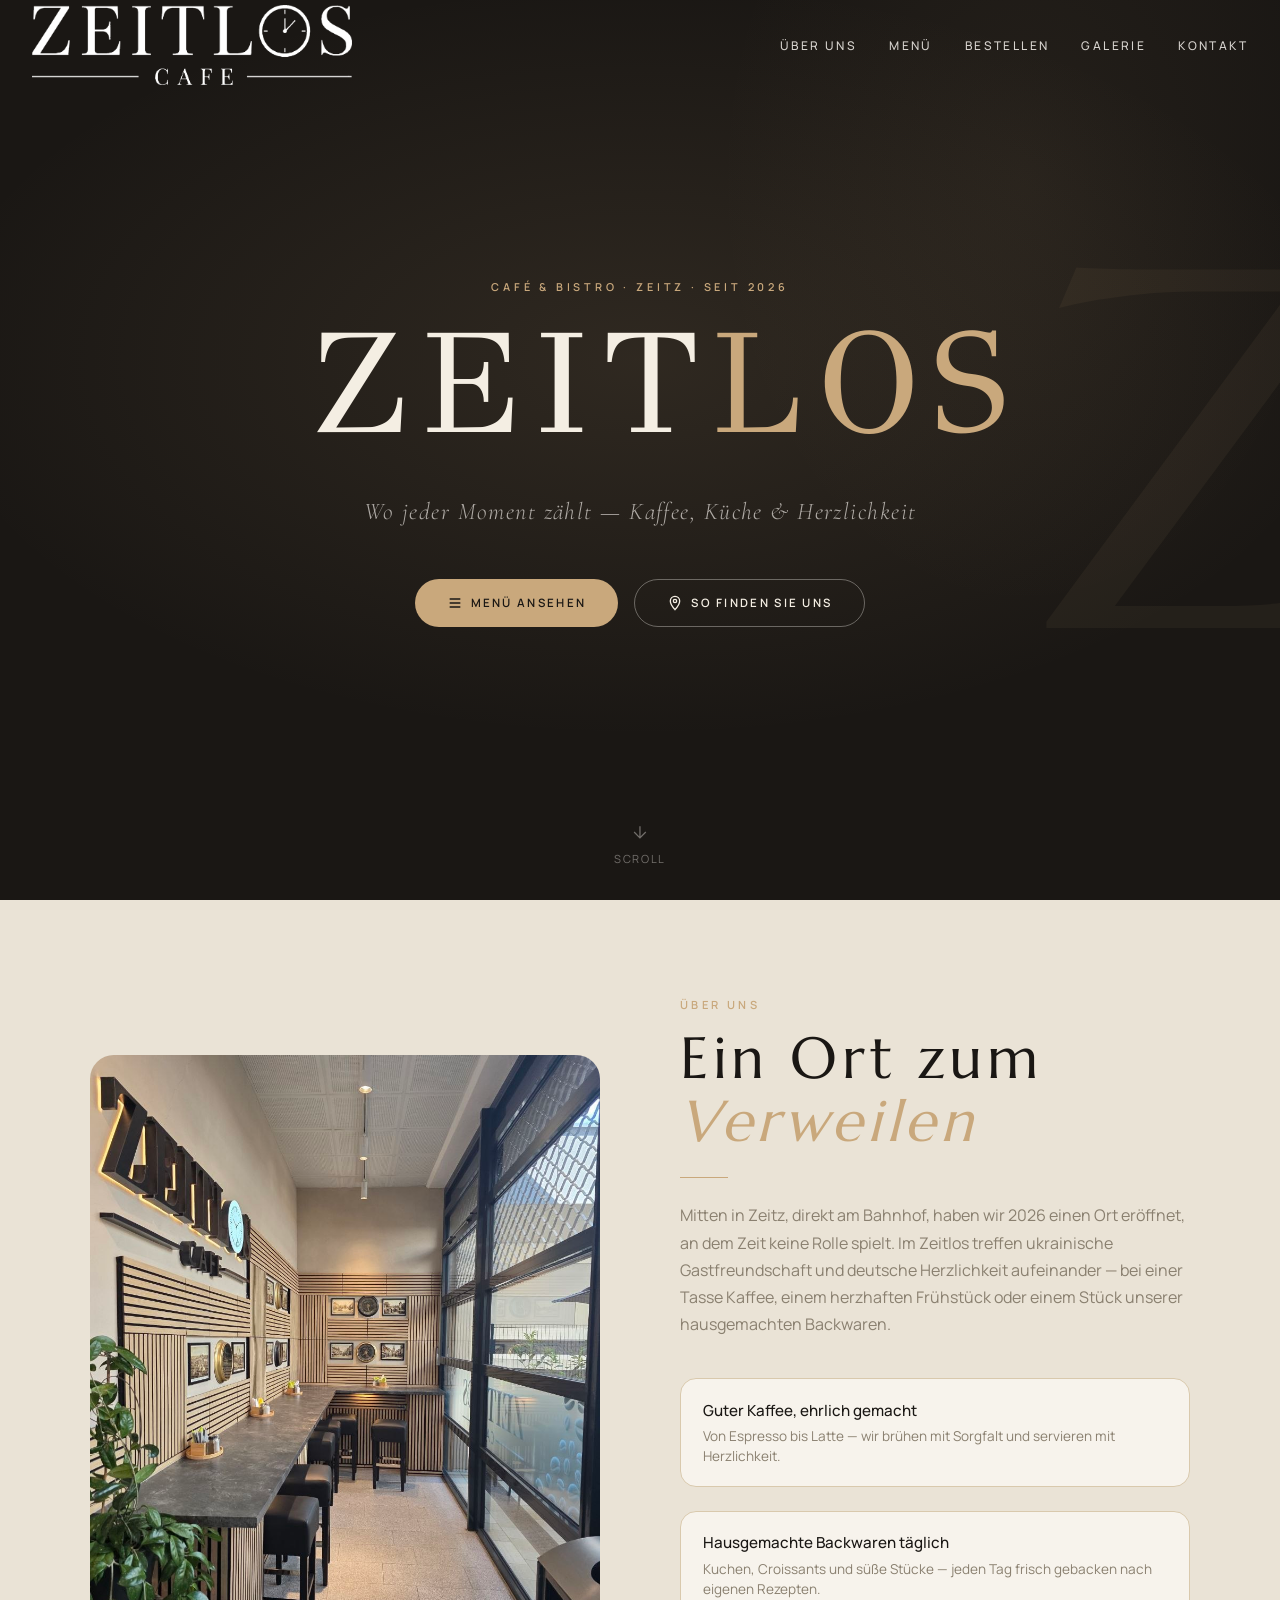
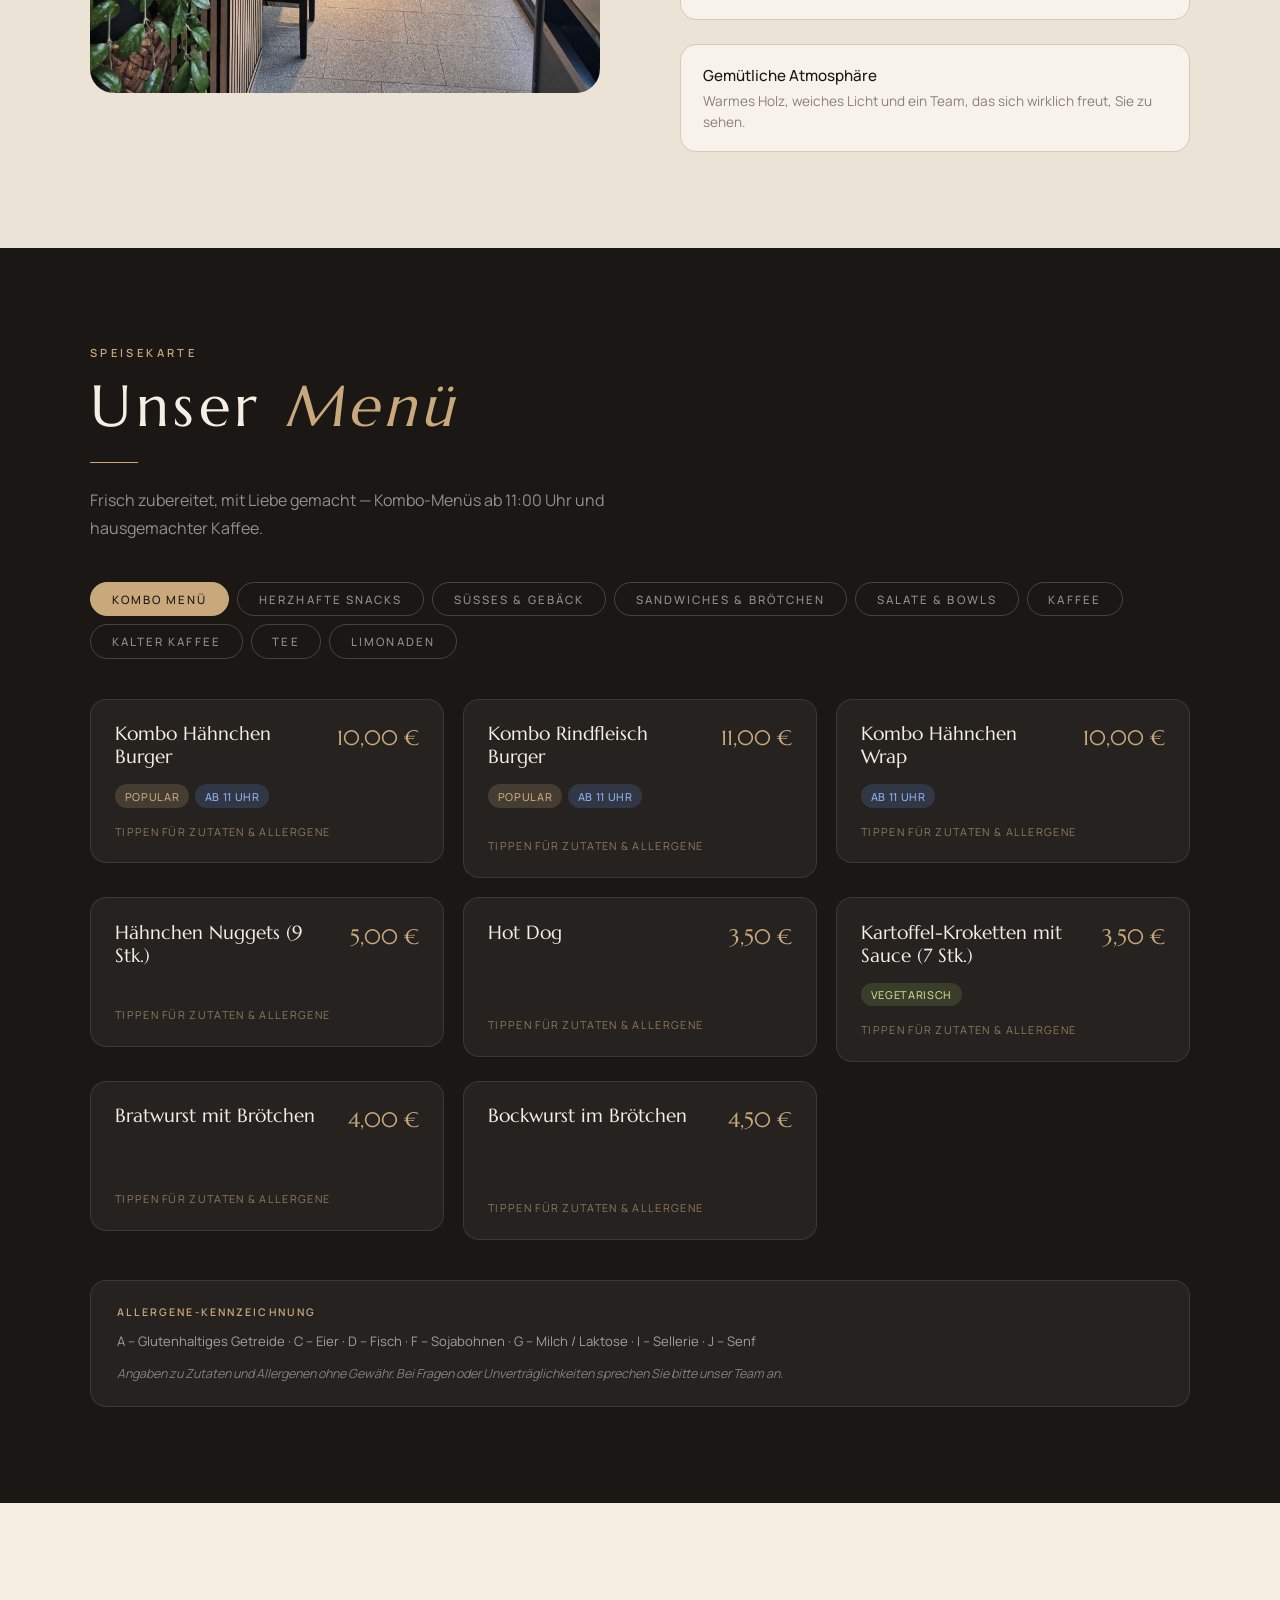
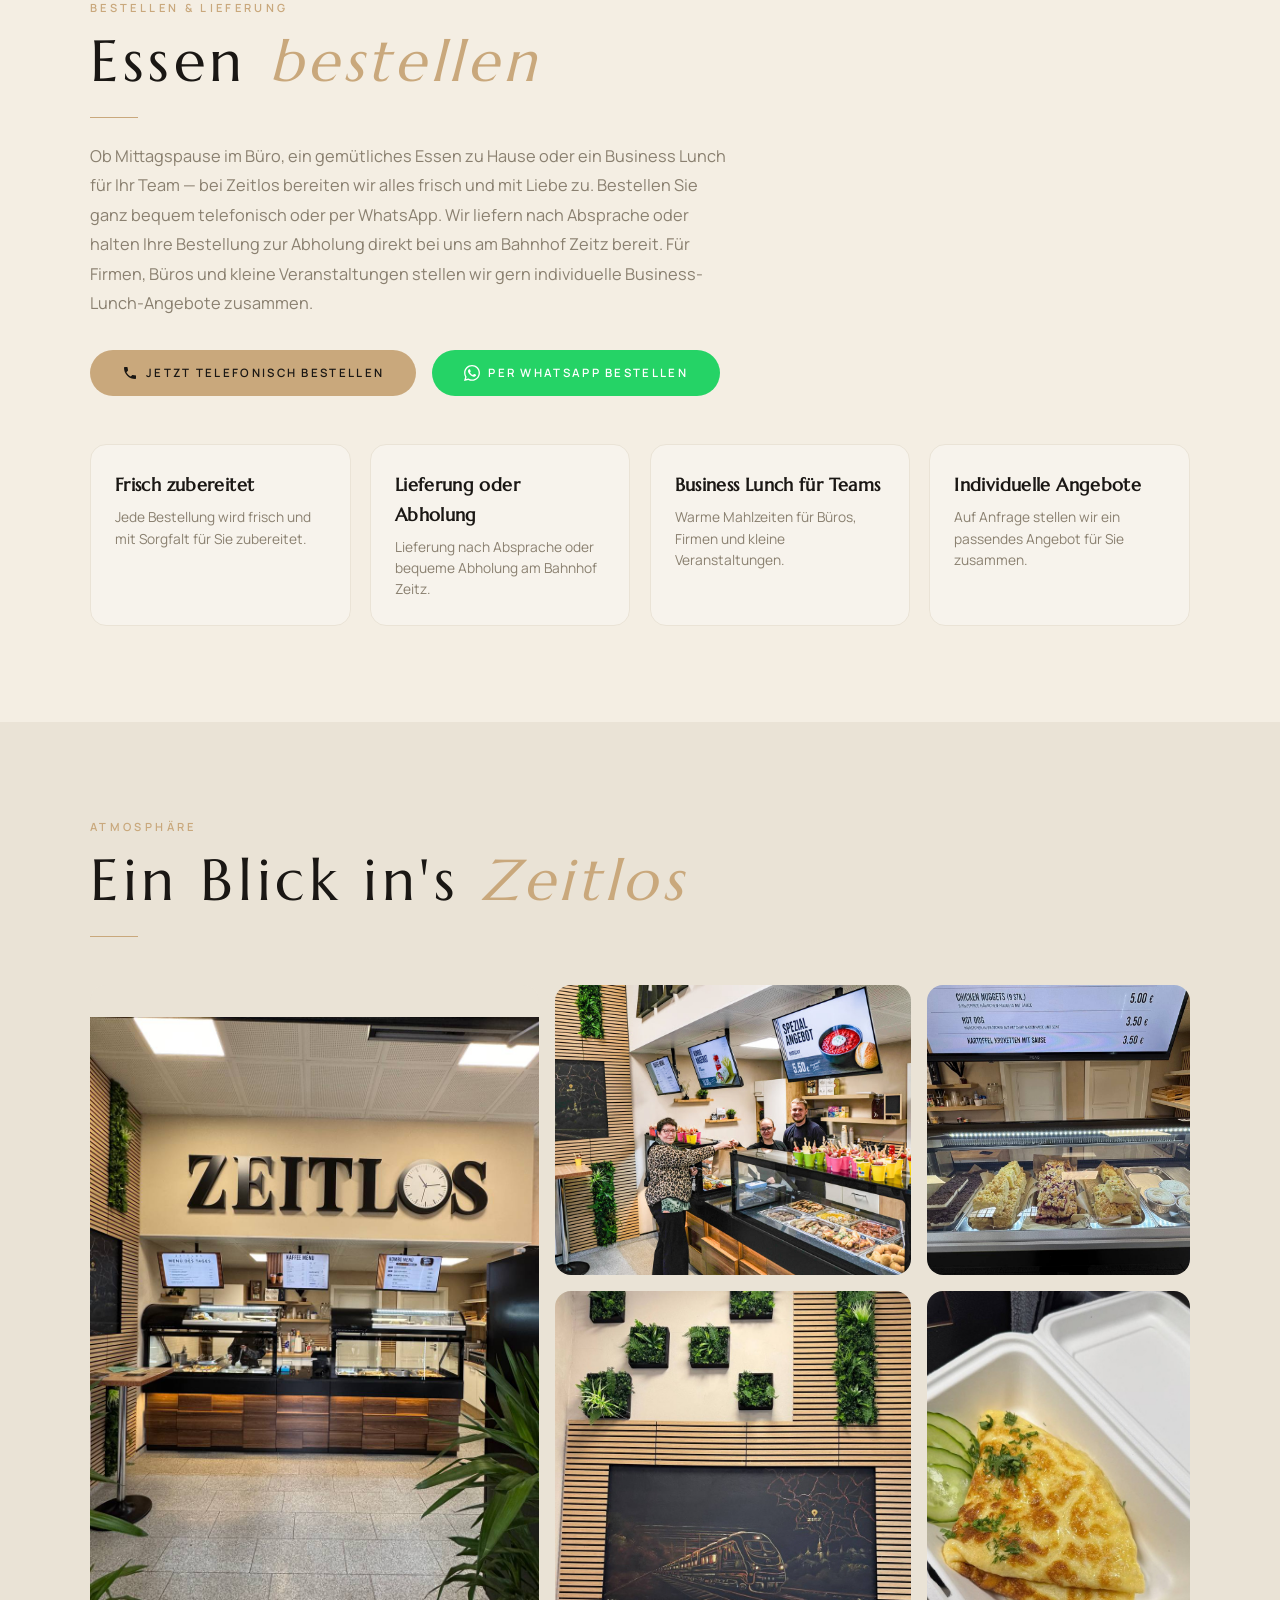
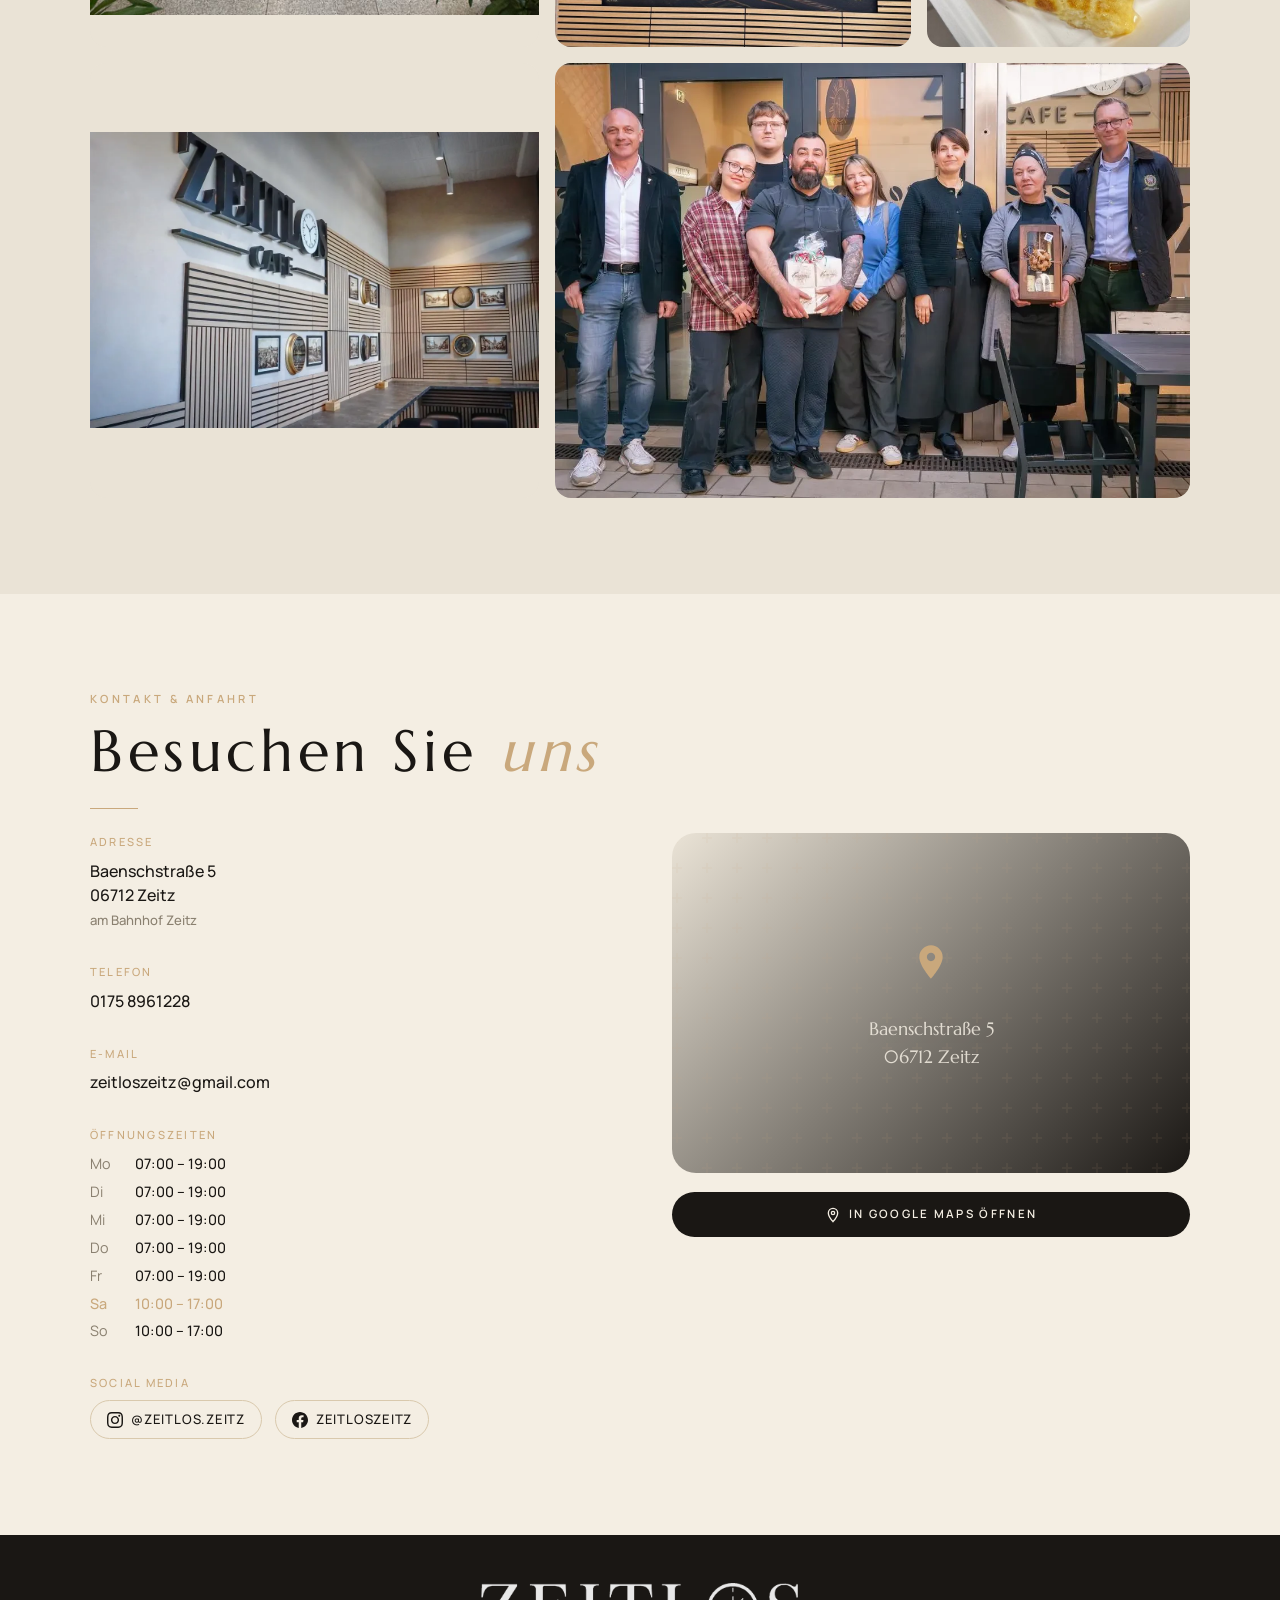
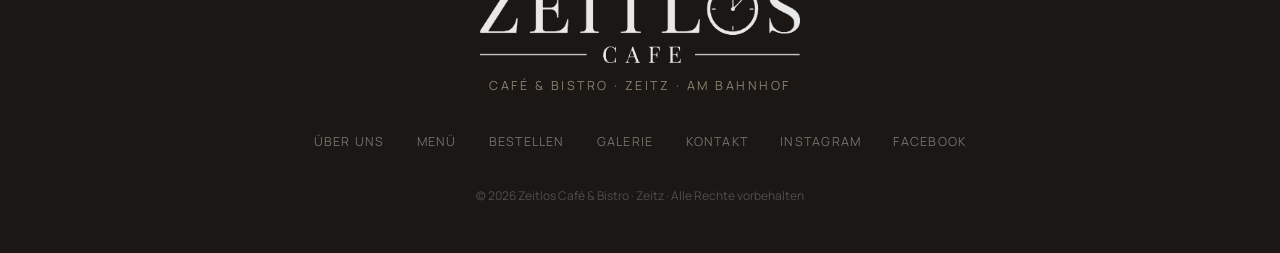
<file: index.html>
<!DOCTYPE html>
<html lang="de">
<head>

  <meta charset="UTF-8" />
  <meta name="viewport" content="width=device-width, initial-scale=1.0" />

  <!-- SEO -->
  <title>Zeitlos Café & Bistro in Zeitz – Frühstück, Backwaren & Kaffee</title>
  <meta name="description" content="Zeitlos – gemütliches Café & Bistro am Bahnhof Zeitz. Frisches Frühstück, hausgemachte Backwaren, Mittagstisch, Business Lunch & Lieferung. Seit 2026 für Sie da." />
  <meta name="keywords" content="Café Zeitz, Bistro Zeitz, Frühstück Zeitz, Bäckerei Zeitz, Backwaren Zeitz, Mittagstisch Zeitz, Business Lunch Zeitz, Kaffee Zeitz, Lieferservice Zeitz, Café am Bahnhof Zeitz, Zeitlos" />
  <meta name="robots" content="index, follow" />
  <link rel="canonical" href="https://zeitlos-zeitz.de/" />

  <!-- Open Graph -->
  <meta property="og:type" content="website" />
  <meta property="og:site_name" content="Zeitlos Café & Bistro" />
  <meta property="og:title" content="Zeitlos Café & Bistro in Zeitz" />
  <meta property="og:description" content="Gemütliches Café & Bistro am Bahnhof Zeitz. Frühstück, hausgemachte Backwaren, Mittagstisch, Business Lunch & Lieferung. Seit 2026." />
  <meta property="og:url" content="https://zeitlos-zeitz.de/" />
  <meta property="og:image" content="https://zeitlos-zeitz.de/images/interior2.jpg" />
  <meta property="og:locale" content="de_DE" />

  <!-- Twitter Card -->
  <meta name="twitter:card" content="summary_large_image" />
  <meta name="twitter:title" content="Zeitlos Café & Bistro in Zeitz" />
  <meta name="twitter:description" content="Frühstück, hausgemachte Backwaren, Mittagstisch & Kaffee – am Bahnhof Zeitz. Seit 2026." />
  <meta name="twitter:image" content="https://zeitlos-zeitz.de/images/interior2.jpg" />

  <!-- Favicon placeholder (замените на реальный файл favicon.ico) -->
  <link rel="icon" href="data:image/svg+xml,<svg xmlns='http://www.w3.org/2000/svg' viewBox='0 0 100 100'><text x='50' y='78' font-size='90' text-anchor='middle' font-family='Georgia,serif'>Z</text></svg>" />

  <!-- Шрифты Google Fonts (бесплатные) -->
  <link rel="preconnect" href="https://fonts.googleapis.com" />
  <link rel="preconnect" href="https://fonts.gstatic.com" crossorigin />
  <link href="https://fonts.googleapis.com/css2?family=GFS+Didot&family=Marcellus&family=Cormorant+Garamond:ital,wght@0,300;0,400;1,300;1,400&family=Bodoni+Moda:ital,opsz,wght@0,6..96,300;0,6..96,400;1,6..96,300&family=Manrope:wght@300;400;500;600&display=swap" rel="stylesheet" />
  <style>
    @font-face {
      font-family: 'Universal Antiqua';
      src: url('fonts/UniversalAntiqua.ttf') format('truetype');
      font-weight: 400;
      font-style: normal;
    }
    @font-face {
      font-family: 'Universal Antiqua';
      src: url('fonts/UniversalAntiqua-Bold.ttf') format('truetype');
      font-weight: 700;
      font-style: normal;
    }
  </style>

  <!-- JSON-LD LocalBusiness разметка -->
  <script type="application/ld+json">
  {
    "@context": "https://schema.org",
    "@type": "CafeOrCoffeeShop",
    "@id": "https://zeitlos-zeitz.de/#cafe",
    "name": "Zeitlos Café & Bistro",
    "description": "Gemütliches Café und Bistro am Bahnhof Zeitz mit frischem Frühstück, hausgemachten Backwaren, Mittagstisch, Business Lunch und Lieferung. Seit 2026.",
    "url": "https://zeitlos-zeitz.de",
    "telephone": "+491758961228",
    "email": "zeitloszeitz@gmail.com",
    "image": "https://zeitlos-zeitz.de/images/interior2.jpg",
    "logo": "https://zeitlos-zeitz.de/images/logo-dark.png",
    "priceRange": "€",
    "servesCuisine": ["Café", "Frühstück", "Backwaren", "Ukrainisch", "Deutsch"],
    "hasMenu": "https://zeitlos-zeitz.de/#menu",
    "areaServed": "Zeitz",
    "address": {
      "@type": "PostalAddress",
      "streetAddress": "Baenschstraße 5",
      "addressLocality": "Zeitz",
      "postalCode": "06712",
      "addressCountry": "DE"
    },
    "geo": {
      "@type": "GeoCoordinates",
      "latitude": 51.0483,
      "longitude": 12.1386
    },
    "openingHoursSpecification": [
      { "@type": "OpeningHoursSpecification", "dayOfWeek": ["Monday","Tuesday","Wednesday","Thursday","Friday"], "opens": "07:00", "closes": "19:00" },
      { "@type": "OpeningHoursSpecification", "dayOfWeek": ["Saturday","Sunday"], "opens": "10:00", "closes": "17:00" }
    ],
    "sameAs": ["https://www.instagram.com/zeitlos.zeitz", "https://www.facebook.com/zeitloszeitz"]
  }
  </script>

  <style>
    /* ============================================================
       ДИЗАЙН-ТОКЕНЫ — здесь меняйте цвета сайта
    ============================================================ */
    :root {
      --espresso:   #1A1714;   /* чёрные вывески, стулья */
      --milk:       #F4EEE3;   /* тёплый бежевый — стены кафе */
      --gold:       #C9A87C;   /* золото часов и акцентов */
      --wood:       #D9C9AD;   /* светлое дерево реек */
      --linen:      #EAE3D6;   /* чуть темнее бежевый */
      --warm-gray:  #8A8070;   /* вторичный текст */
      --card-bg:    #F7F3EC;   /* фон карточек */

      --font-display: 'Marcellus', 'Cormorant Garamond', Georgia, serif;
      --font-body:    'Manrope', system-ui, sans-serif;
      --font-serif:   'Cormorant Garamond', 'Bodoni Moda', Georgia, serif;

      --radius-sm:  8px;
      --radius-md:  16px;
      --radius-lg:  24px;

      --shadow-soft: 0 4px 24px rgba(26,23,20,0.08);
      --shadow-card: 0 2px 16px rgba(26,23,20,0.10);
      --shadow-hover: 0 8px 40px rgba(26,23,20,0.16);

      --transition: 0.3s cubic-bezier(0.25, 0.46, 0.45, 0.94);
    }

    /* ============================================================
       RESET & BASE
    ============================================================ */
    *, *::before, *::after { box-sizing: border-box; margin: 0; padding: 0; }

    html { scroll-behavior: smooth; font-size: 16px; }

    body {
      font-family: var(--font-body);
      background: var(--milk);
      color: var(--espresso);
      line-height: 1.6;
      overflow-x: hidden;
    }

    img { display: block; max-width: 100%; }

    a { color: inherit; text-decoration: none; }

    /* ============================================================
       НАВИГАЦИЯ
    ============================================================ */
    .nav {
      position: fixed;
      top: 0; left: 0; right: 0;
      z-index: 100;
      padding: 0 2rem;
      height: 90px;
      display: flex;
      align-items: center;
      justify-content: space-between;
      transition: background var(--transition), backdrop-filter var(--transition), box-shadow var(--transition);
    }

    /* Прокрутка над ТЁМНОЙ секцией — тёмная шапка */
    .nav.scrolled {
      background: rgba(26, 23, 20, 0.92);
      backdrop-filter: blur(12px);
      -webkit-backdrop-filter: blur(12px);
      box-shadow: 0 1px 0 rgba(26,23,20,0.3);
    }

    /* Прокрутка над СВЕТЛОЙ секцией — светлая шапка */
    .nav.scrolled.nav--light {
      background: rgba(247, 243, 238, 0.92);
      box-shadow: 0 1px 0 rgba(26,23,20,0.08);
    }

    .nav__logo {
      display: flex;
      align-items: center;
      gap: 0;
      transition: opacity var(--transition);
    }

.nav__logo img {
  height: 80px;
  width: auto;
  display: block;
}

    /* Переключение логотипов: светлый над тёмным фоном, тёмный над светлым.
       Селекторы с img.<class> перебивают правило .nav__logo img по специфичности */
    .nav__logo img.nav__logo-dark { display: none; }
    .nav--light .nav__logo img.nav__logo-light { display: none; }
    .nav--light .nav__logo img.nav__logo-dark { display: block; }


    .nav__logo svg {
      height: 38px;
      width: auto;
    }

    .nav.scrolled .nav__logo svg .logo-text { fill: var(--espresso); }
    .nav.scrolled .nav__logo svg .logo-clock { stroke: var(--espresso); fill: none; }
    .nav.scrolled .nav__logo svg .logo-subtext { fill: var(--espresso); }

    .nav__links {
      display: flex;
      gap: 2rem;
      list-style: none;
    }

    .nav__links a {
      font-family: 'Manrope', system-ui, sans-serif;
      font-size: 0.75rem;
      font-weight: 500;
      letter-spacing: 0.2em;
      text-transform: uppercase;
      color: rgba(247,243,238,0.85);
      transition: color var(--transition);
      position: relative;
    }

    .nav__links a::after {
      content: '';
      position: absolute;
      bottom: -3px; left: 0;
      width: 0; height: 1px;
      background: var(--gold);
      transition: width var(--transition);
    }

    .nav__links a:hover::after { width: 100%; }
    .nav__links a:hover { color: var(--gold); }

    .nav.scrolled .nav__links a { color: rgba(247,243,238,0.85); }
    .nav.scrolled .nav__links a:hover { color: var(--gold); }

    /* Светлая шапка — тёмные ссылки.
       Компаунд .nav.scrolled.nav--light перебивает .nav.scrolled (специфичность) */
    .nav--light .nav__links a,
    .nav.scrolled.nav--light .nav__links a { color: var(--wood); }
    .nav--light .nav__links a:hover,
    .nav.scrolled.nav--light .nav__links a:hover { color: var(--gold); }

    /* Бургер-кнопка для мобильных */
    .nav__burger {
      display: none;
      flex-direction: column;
      gap: 5px;
      cursor: pointer;
      padding: 4px;
      background: none;
      border: none;
    }

    .nav__burger span {
      display: block;
      width: 24px;
      height: 2px;
      background: var(--milk);
      transition: var(--transition);
      transform-origin: center;
    }

    .nav.scrolled .nav__burger span { background: var(--milk); }
    .nav--light .nav__burger span,
    .nav.scrolled.nav--light .nav__burger span { background: var(--espresso); }

    .nav__burger.open span:nth-child(1) { transform: translateY(7px) rotate(45deg); }
    .nav__burger.open span:nth-child(2) { opacity: 0; }
    .nav__burger.open span:nth-child(3) { transform: translateY(-7px) rotate(-45deg); }

    /* Мобильное меню */
    .nav__mobile {
      display: none;
      position: fixed;
      top: 90px; left: 0; right: 0;
      background: rgba(26, 23, 20, 0.97);
      backdrop-filter: blur(16px);
      padding: 1.5rem 2rem 2rem;
      list-style: none;
      flex-direction: column;
      gap: 1.2rem;
      z-index: 99;
      box-shadow: 0 8px 32px rgba(0,0,0,0.4);
    }

    .nav__mobile.open { display: flex; }
    .nav__mobile a {
      font-size: 1rem;
      font-weight: 500;
      letter-spacing: 0.06em;
      text-transform: uppercase;
      color: var(--milk);
      transition: color var(--transition);
    }
    .nav__mobile a:hover { color: var(--gold); }

    /* Светлая тема мобильного меню — синхронно с шапкой */
    .nav__mobile--light {
      background: rgba(247, 243, 238, 0.97);
      box-shadow: 0 8px 32px rgba(26,23,20,0.12);
    }
    .nav__mobile--light a { color: var(--wood); }
    .nav__mobile--light a:hover { color: var(--gold); }

    /* ============================================================
       HERO
    ============================================================ */
    .hero {
      position: relative;
      min-height: 100vh;
      display: flex;
      align-items: center;
      justify-content: center;
      text-align: center;
      overflow: hidden;
      background: var(--espresso);
    }

    /* Фоновый паттерн — гравюрный шум */
    .hero__bg {
      position: absolute;
      inset: 0;
      background:
        radial-gradient(ellipse 80% 60% at 50% 40%, rgba(201,168,124,0.12) 0%, transparent 70%),
        radial-gradient(ellipse 40% 80% at 80% 20%, rgba(201,168,124,0.06) 0%, transparent 60%);
    }

    /* Монограмма Z — фирменный элемент */
    .hero__monogram {
      position: absolute;
      right: -5%;
      top: 50%;
      transform: translateY(-50%);
      font-family: var(--font-display);
      font-size: clamp(20rem, 40vw, 40rem);
      font-weight: 300;
      color: rgba(201,168,124,0.06);
      line-height: 1;
      pointer-events: none;
      user-select: none;
      letter-spacing: -0.05em;
    }

    .hero__content {
      position: relative;
      z-index: 2;
      max-width: 720px;
      padding: 2rem;
    }

    .hero__eyebrow {
      font-family: 'Manrope', system-ui, sans-serif;
      font-size: 0.68rem;
      font-weight: 600;
      letter-spacing: 0.35em;
      text-transform: uppercase;
      color: var(--gold);
      margin-bottom: 1.5rem;
      display: inline-block;
    }

    .hero__title {
      font-family: 'GFS Didot', 'Cormorant Garamond', Georgia, serif;
      font-size: clamp(4rem, 12vw, 9rem);
      font-weight: 400;
      color: var(--milk);
      line-height: 0.9;
      letter-spacing: 0.09em;
      margin-bottom: 0.3em;
      text-transform: uppercase;
      font-style: normal;
    }

    .hero__title em {
      font-style: normal;
      color: var(--gold);
    }

    .hero__tagline {
      font-family: 'Cormorant Garamond', 'Bodoni Moda', Georgia, serif;
      font-size: clamp(1.1rem, 2.5vw, 1.5rem);
      font-style: italic;
      font-weight: 300;
      color: rgba(247,243,238,0.65);
      margin-bottom: 3rem;
      letter-spacing: 0.06em;
    }

    .hero__actions {
      display: flex;
      gap: 1rem;
      justify-content: center;
      flex-wrap: wrap;
    }

    /* ============================================================
       КНОПКИ
    ============================================================ */
    .btn {
      display: inline-flex;
      align-items: center;
      gap: 0.5rem;
      padding: 0.85rem 2rem;
      border-radius: 50px;
      font-family: 'Manrope', system-ui, sans-serif;
      font-size: 0.72rem;
      font-weight: 600;
      letter-spacing: 0.2em;
      text-transform: uppercase;
      cursor: pointer;
      border: none;
      transition: var(--transition);
    }

    .btn--primary {
      background: var(--gold);
      color: var(--espresso);
    }
    .btn--primary:hover {
      background: #D9BB93;
      transform: translateY(-2px);
      box-shadow: 0 8px 28px rgba(201,168,124,0.4);
    }

    .btn--outline {
      background: transparent;
      color: var(--milk);
      border: 1.5px solid rgba(247,243,238,0.35);
    }
    .btn--outline:hover {
      border-color: var(--gold);
      color: var(--gold);
      transform: translateY(-2px);
    }

    .btn--dark {
      background: var(--espresso);
      color: var(--milk);
    }
    .btn--dark:hover {
      background: var(--wood);
      transform: translateY(-2px);
      box-shadow: 0 8px 28px rgba(26,23,20,0.3);
    }

    /* Прокрутка вниз */
    .hero__scroll {
      position: absolute;
      bottom: 2rem;
      left: 50%;
      transform: translateX(-50%);
      display: flex;
      flex-direction: column;
      align-items: center;
      gap: 0.5rem;
      color: rgba(247,243,238,0.4);
      font-size: 0.7rem;
      letter-spacing: 0.15em;
      text-transform: uppercase;
      animation: scrollBounce 2s ease-in-out infinite;
    }

    .hero__scroll svg { width: 20px; height: 20px; }

    @keyframes scrollBounce {
      0%, 100% { transform: translateX(-50%) translateY(0); }
      50% { transform: translateX(-50%) translateY(6px); }
    }

    /* ============================================================
       ОБЩИЕ СЕКЦИИ
    ============================================================ */
    section { padding: 6rem 2rem; }

    .container { max-width: 1100px; margin: 0 auto; }

    .section-label {
      font-family: 'Manrope', system-ui, sans-serif;
      font-size: 0.7rem;
      font-weight: 600;
      letter-spacing: 0.3em;
      text-transform: uppercase;
      color: var(--gold);
      margin-bottom: 0.8rem;
      display: block;
    }

    .section-title {
      font-family: 'Marcellus', 'Cormorant Garamond', Georgia, serif;
      font-size: clamp(2.2rem, 5vw, 3.6rem);
      font-weight: 400;
      line-height: 1.1;
      color: var(--espresso);
      margin-bottom: 1rem;
      letter-spacing: 0.08em;
    }

    .section-title em { font-style: italic; color: var(--gold); }

    .section-subtitle {
      font-size: 1rem;
      color: var(--warm-gray);
      max-width: 520px;
      line-height: 1.7;
    }

    /* Разделитель */
    .divider {
      width: 48px;
      height: 1px;
      background: var(--gold);
      margin: 1.5rem 0;
    }

    /* ============================================================
       О НАС
    ============================================================ */
    .about { background: var(--linen); }

    .about__grid {
      display: grid;
      grid-template-columns: 1fr 1fr;
      gap: 5rem;
      align-items: center;
    }

    .about__image-area {
      position: relative;
    }

    .about__img-placeholder {
      /* Замените background на: background: url('ваше-фото.jpg') center/cover */
      background: linear-gradient(135deg, var(--wood) 0%, var(--gold) 100%);
      aspect-ratio: 4/5;
      border-radius: var(--radius-lg);
      overflow: hidden;
      position: relative;
    }

    .about__img-label {
      position: absolute;
      bottom: 1.5rem;
      left: 1.5rem;
      background: rgba(26,23,20,0.75);
      backdrop-filter: blur(8px);
      color: var(--milk);
      font-size: 0.78rem;
      letter-spacing: 0.1em;
      text-transform: uppercase;
      padding: 0.5rem 1rem;
      border-radius: 50px;
    }

    .about__float-badge {
      position: absolute;
      bottom: -1.5rem;
      right: -1.5rem;
      background: var(--espresso);
      color: var(--milk);
      width: 120px;
      height: 120px;
      border-radius: 50%;
      display: flex;
      flex-direction: column;
      align-items: center;
      justify-content: center;
      text-align: center;
      padding: 1rem;
      box-shadow: var(--shadow-soft);
    }

    .about__float-badge .badge-num {
      font-family: var(--font-display);
      font-size: 2rem;
      font-weight: 300;
      color: var(--gold);
      line-height: 1;
    }

    .about__float-badge .badge-text {
      font-size: 0.65rem;
      letter-spacing: 0.08em;
      text-transform: uppercase;
      color: var(--warm-gray);
      margin-top: 0.2rem;
    }

    .about__perks {
      display: grid;
      grid-template-columns: 1fr;
      gap: 1.5rem;
      margin-top: 2.5rem;
    }

    .perk {
      display: flex;
      gap: 1rem;
      align-items: flex-start;
      padding: 1.2rem 1.4rem;
      background: var(--card-bg);
      border-radius: var(--radius-md);
      transition: var(--transition);
      border: 1px solid var(--wood);
    }

    .perk:hover {
      background: #fff;
      border-color: var(--gold);
      box-shadow: var(--shadow-card);
      transform: translateX(4px);
    }

    .perk__icon {
      font-size: 1.4rem;
      flex-shrink: 0;
      margin-top: 0.1rem;
    }

    .perk__title {
      font-weight: 500;
      font-size: 0.95rem;
      color: var(--espresso);
      margin-bottom: 0.2rem;
    }

    .perk__desc {
      font-size: 0.85rem;
      color: var(--warm-gray);
      line-height: 1.5;
    }

    /* ============================================================
       МЕНЮ
       Чтобы добавить/изменить позиции: найдите нужную категорию
       в секции <section id="menu"> и редактируйте data-атрибуты
       карточек или текст напрямую.
    ============================================================ */
    .menu { background: var(--espresso); padding: 6rem 2rem; }

    .menu .section-title { color: var(--milk); }
    .menu .section-subtitle { color: rgba(247,243,238,0.55); }
    .menu .divider { background: var(--gold); }

    .menu__tabs {
      display: flex;
      gap: 0.5rem;
      flex-wrap: wrap;
      margin: 2.5rem 0;
    }

    .menu__tab {
      padding: 0.55rem 1.3rem;
      border-radius: 50px;
      font-family: 'Manrope', system-ui, sans-serif;
      font-size: 0.72rem;
      font-weight: 500;
      letter-spacing: 0.18em;
      text-transform: uppercase;
      cursor: pointer;
      border: 1.5px solid rgba(247,243,238,0.2);
      background: transparent;
      color: rgba(247,243,238,0.55);
      transition: var(--transition);
    }

    .menu__tab:hover,
    .menu__tab.active {
      background: var(--gold);
      border-color: var(--gold);
      color: var(--espresso);
    }

    .menu__panel { display: none; }
    .menu__panel.active { display: grid; }

    .menu__grid {
      grid-template-columns: repeat(auto-fill, minmax(290px, 1fr));
      gap: 1.2rem;
    }

    /* Карточка меню */
    .menu-card {
      background: rgba(247,243,238,0.05);
      border: 1px solid rgba(247,243,238,0.1);
      border-radius: var(--radius-md);
      padding: 1.4rem 1.5rem;
      transition: var(--transition);
      position: relative;
      overflow: hidden;
    }

    .menu-card::before {
      content: '';
      position: absolute;
      top: 0; left: 0;
      width: 3px;
      height: 0;
      background: var(--gold);
      transition: height var(--transition);
    }

    .menu-card:hover {
      background: rgba(247,243,238,0.09);
      border-color: rgba(201,168,124,0.3);
      transform: translateY(-3px);
      box-shadow: 0 8px 32px rgba(0,0,0,0.3);
    }

    .menu-card:hover::before { height: 100%; }

    .menu-card__header {
      display: flex;
      justify-content: space-between;
      align-items: flex-start;
      gap: 1rem;
      margin-bottom: 0.4rem;
    }

    .menu-card__name {
      font-family: var(--font-display);
      font-size: 1.2rem;
      font-weight: 400;
      color: var(--milk);
      line-height: 1.2;
    }

    .menu-card__price {
      font-family: var(--font-display);
      font-size: 1.3rem;
      font-weight: 300;
      color: var(--gold);
      white-space: nowrap;
      flex-shrink: 0;
    }

    .menu-card__desc {
      font-size: 0.82rem;
      color: rgba(247,243,238,0.5);
      line-height: 1.5;
      margin-bottom: 0.8rem;
    }

    .menu-card__tags {
      display: flex;
      gap: 0.4rem;
      flex-wrap: wrap;
    }

    .tag {
      font-size: 0.68rem;
      font-weight: 500;
      letter-spacing: 0.06em;
      text-transform: uppercase;
      padding: 0.2rem 0.6rem;
      border-radius: 50px;
    }

    .tag--popular { background: rgba(201,168,124,0.2); color: var(--gold); }
    .tag--vegan   { background: rgba(100,180,100,0.2); color: #8DC87A; }
    .tag--veggie  { background: rgba(150,180,90,0.18); color: #C2D88A; }
    .tag--spicy   { background: rgba(220,80,60,0.2);  color: #E8937A; }
    .tag--new     { background: rgba(100,140,220,0.2); color: #90B4F0; }

    /* ── Flip-карточки меню (клик → состав и аллергены) ──── */
    .flip-card {
      perspective: 1200px;
      cursor: pointer;
      min-height: 150px;
    }

    .flip-card__inner {
      display: grid;
      min-height: 150px;
      transition: transform 0.6s cubic-bezier(0.25, 0.46, 0.45, 0.94);
      transform-style: preserve-3d;
    }

    .flip-card.flipped .flip-card__inner { transform: rotateY(180deg); }

    .flip-card__front,
    .flip-card__back {
      grid-area: 1 / 1;
      -webkit-backface-visibility: hidden;
      backface-visibility: hidden;
      border-radius: var(--radius-md);
      padding: 1.4rem 1.5rem;
      display: flex;
      flex-direction: column;
      background: rgba(247,243,238,0.05);
      border: 1px solid rgba(247,243,238,0.1);
      transition: border-color var(--transition), background var(--transition);
    }

    .flip-card:hover .flip-card__front {
      background: rgba(247,243,238,0.09);
      border-color: rgba(201,168,124,0.3);
    }

    .flip-card__back {
      transform: rotateY(180deg);
      background: rgba(201,168,124,0.12);
      border-color: rgba(201,168,124,0.3);
    }

    .flip-card__hint {
      margin-top: auto;
      padding-top: 0.9rem;
      font-family: 'Manrope', system-ui, sans-serif;
      font-size: 0.68rem;
      letter-spacing: 0.12em;
      text-transform: uppercase;
      color: var(--gold);
      opacity: 0.65;
    }

    .flip-card__label {
      font-family: 'Manrope', system-ui, sans-serif;
      font-size: 0.64rem;
      font-weight: 600;
      letter-spacing: 0.2em;
      text-transform: uppercase;
      color: var(--gold);
      margin-bottom: 0.25rem;
    }

    .flip-card__text {
      font-size: 0.85rem;
      color: rgba(247,243,238,0.78);
      line-height: 1.45;
      margin-bottom: 0.8rem;
    }
    .flip-card__text:last-child { margin-bottom: 0; }

    .flip-card__front .menu-card__tags { margin-top: 0.6rem; }

    /* Легенда аллергенов */
    .menu__legend {
      margin-top: 2.5rem;
      padding: 1.4rem 1.6rem;
      background: rgba(247,243,238,0.05);
      border: 1px solid rgba(247,243,238,0.1);
      border-radius: var(--radius-md);
    }

    .menu__legend-title {
      font-family: 'Manrope', system-ui, sans-serif;
      font-size: 0.66rem;
      font-weight: 600;
      letter-spacing: 0.2em;
      text-transform: uppercase;
      color: var(--gold);
      margin-bottom: 0.6rem;
    }

    .menu__legend-text {
      font-size: 0.82rem;
      color: rgba(247,243,238,0.6);
      line-height: 1.7;
    }

    .menu__legend-note {
      font-size: 0.78rem;
      color: rgba(247,243,238,0.45);
      margin-top: 0.7rem;
      font-style: italic;
    }

    /* ============================================================
       ГАЛЕРЕЯ
       Чтобы заменить placeholder на реальные фото:
       найдите div.gallery-item и замените на:
       <img src="путь/к/фото.jpg" alt="описание" />
    ============================================================ */
    .gallery { background: var(--linen); padding: 6rem 2rem; }

    .gallery__grid {
      display: grid;
      grid-template-columns: repeat(12, 1fr);
      grid-template-rows: auto;
      gap: 1rem;
      margin-top: 3rem;
    }

    .gallery-item {
      border-radius: var(--radius-md);
      overflow: hidden;
      cursor: pointer;
      transition: var(--transition);
    }

    .gallery-item:hover { transform: scale(1.02); box-shadow: var(--shadow-hover); }

    .gallery-item .placeholder {
      width: 100%;
      height: 100%;
      min-height: 200px;
      display: flex;
      align-items: center;
      justify-content: center;
      font-family: var(--font-display);
      font-size: 0.8rem;
      letter-spacing: 0.1em;
      text-transform: uppercase;
      color: rgba(26,23,20,0.35);
    }

    /* Сетка Bento */
    .gallery-item:nth-child(1) { grid-column: span 5; grid-row: span 2; }
    .gallery-item:nth-child(2) { grid-column: span 4; }
    .gallery-item:nth-child(3) { grid-column: span 3; }
    .gallery-item:nth-child(4) { grid-column: span 4; }
    .gallery-item:nth-child(5) { grid-column: span 3; }
    .gallery-item:nth-child(6) { grid-column: span 5; }
    .gallery-item:nth-child(7) { grid-column: span 7; }

    .gallery-item:nth-child(1) .placeholder { min-height: 420px; }
    .gallery-item:nth-child(6) .placeholder,
    .gallery-item:nth-child(7) .placeholder { min-height: 220px; }

    /* Цвета-заглушки для фото */
    .gallery-item:nth-child(1) .placeholder { background: linear-gradient(145deg, #C9A87C 0%, #8B6F4E 100%); }
    .gallery-item:nth-child(2) .placeholder { background: linear-gradient(145deg, #E8DDD0 0%, #C9A87C 100%); }
    .gallery-item:nth-child(3) .placeholder { background: linear-gradient(145deg, #6B5C47 0%, #3D322B 100%); color: rgba(247,243,238,0.4); }
    .gallery-item:nth-child(4) .placeholder { background: linear-gradient(145deg, #1A1714 0%, #6B5C47 100%); color: rgba(247,243,238,0.3); }
    .gallery-item:nth-child(5) .placeholder { background: linear-gradient(145deg, #C9A87C 0%, #E8DDD0 100%); }
    .gallery-item:nth-child(6) .placeholder { background: linear-gradient(145deg, #F7F3EE 0%, #C9A87C 100%); }
    .gallery-item:nth-child(7) .placeholder { background: linear-gradient(145deg, #E8DDD0 0%, #9C9189 100%); }

    /* ============================================================
       КОНТАКТЫ
    ============================================================ */
    .contacts { background: var(--milk); }

    .contacts__grid {
      display: grid;
      grid-template-columns: 1fr 1fr;
      gap: 4rem;
      align-items: start;
    }

    .contacts__info { display: flex; flex-direction: column; gap: 2rem; }

    .contact-block {}

    .contact-block__label {
      font-size: 0.7rem;
      font-weight: 500;
      letter-spacing: 0.2em;
      text-transform: uppercase;
      color: var(--gold);
      margin-bottom: 0.5rem;
    }

    .contact-block__value {
      font-family: var(--font-display);
      font-size: 1.2rem;
      color: var(--espresso);
      line-height: 1.5;
    }

    .contact-block__value a {
      transition: color var(--transition);
    }
    .contact-block__value a:hover { color: var(--gold); }

    .hours-grid {
      display: grid;
      grid-template-columns: auto 1fr;
      gap: 0.3rem 1.5rem;
      font-size: 0.9rem;
    }

    .hours-grid .day { color: var(--warm-gray); }
    .hours-grid .time { color: var(--espresso); font-weight: 500; }
    .hours-grid .today { color: var(--gold); font-weight: 500; }

    /* Карта-заглушка */
    .contacts__map-area {}

    .map-placeholder {
      width: 100%;
      height: 340px;
      background: linear-gradient(135deg, var(--linen) 0%, var(--espresso) 100%);
      border-radius: var(--radius-lg);
      display: flex;
      flex-direction: column;
      align-items: center;
      justify-content: center;
      gap: 1rem;
      position: relative;
      overflow: hidden;
      margin-bottom: 1rem;
    }

    .map-placeholder::before {
      content: '';
      position: absolute;
      inset: 0;
      background: url("data:image/svg+xml,%3Csvg width='60' height='60' viewBox='0 0 60 60' xmlns='http://www.w3.org/2000/svg'%3E%3Cg fill='none' fill-rule='evenodd'%3E%3Cg fill='%23c9a87c' fill-opacity='0.08'%3E%3Cpath d='M36 34v-4h-2v4h-4v2h4v4h2v-4h4v-2h-4zm0-30V0h-2v4h-4v2h4v4h2V6h4V4h-4zM6 34v-4H4v4H0v2h4v4h2v-4h4v-2H6zM6 4V0H4v4H0v2h4v4h2V6h4V4H6z'/%3E%3C/g%3E%3C/g%3E%3C/svg%3E");
    }

    .map-placeholder__pin { font-size: 2.5rem; }

    .map-placeholder__text {
      font-family: var(--font-display);
      font-size: 1.1rem;
      color: var(--milk);
      text-align: center;
      opacity: 0.85;
    }

    .social-links {
      display: flex;
      gap: 0.8rem;
      margin-top: 0.5rem;
      flex-wrap: wrap;
    }

    .social-link {
      display: inline-flex;
      align-items: center;
      gap: 0.5rem;
      font-size: 0.82rem;
      font-weight: 500;
      letter-spacing: 0.06em;
      text-transform: uppercase;
      color: var(--espresso);
      border: 1.5px solid var(--wood);
      padding: 0.5rem 1rem;
      border-radius: 50px;
      transition: var(--transition);
    }

    .social-link:hover {
      border-color: var(--gold);
      color: var(--gold);
      transform: translateY(-2px);
    }

    /* ============================================================
       BESTELLEN & LIEFERUNG
    ============================================================ */
    .delivery { background: var(--milk); }

    .delivery__intro {
      max-width: 640px;
      margin-bottom: 1rem;
    }

    .delivery__text {
      font-size: 1.02rem;
      color: var(--warm-gray);
      line-height: 1.8;
      margin-bottom: 2rem;
    }

    .delivery__actions {
      display: flex;
      gap: 1rem;
      flex-wrap: wrap;
    }

    .delivery__grid {
      display: grid;
      grid-template-columns: repeat(auto-fit, minmax(220px, 1fr));
      gap: 1.2rem;
      margin-top: 3rem;
    }

    .delivery-card {
      background: var(--card-bg);
      border: 1px solid var(--linen);
      border-radius: var(--radius-md);
      padding: 1.6rem 1.5rem;
      transition: var(--transition);
    }

    .delivery-card:hover {
      border-color: var(--gold);
      box-shadow: var(--shadow-card);
      transform: translateY(-4px);
    }

    .delivery-card__icon {
      font-size: 1.8rem;
      display: block;
      margin-bottom: 0.8rem;
      line-height: 1;
    }

    .delivery-card__title {
      font-family: var(--font-display);
      font-size: 1.15rem;
      color: var(--espresso);
      margin-bottom: 0.4rem;
      letter-spacing: 0.02em;
    }

    .delivery-card__desc {
      font-size: 0.86rem;
      color: var(--warm-gray);
      line-height: 1.55;
    }

    /* WhatsApp-Button */
    .btn--whatsapp {
      background: #25D366;
      color: #fff;
    }
    .btn--whatsapp:hover {
      background: #1FB457;
      transform: translateY(-2px);
      box-shadow: 0 8px 28px rgba(37,211,102,0.35);
    }

    /* ============================================================
       FOOTER
    ============================================================ */
    footer {
      background: var(--espresso);
      padding: 3rem 2rem;
      text-align: center;
    }

    .footer__logo-img {
      height: 80px;
      width: auto;
      margin: 0 auto 0.8rem;
      display: block;
      opacity: 0.9;
    }

    .footer__tagline {
      font-family: 'Manrope', system-ui, sans-serif;
      letter-spacing: 0.22em;
    }

    .footer__links a {
      font-family: 'Manrope', system-ui, sans-serif;
      letter-spacing: 0.18em;
    }

    .footer__tagline {
      font-size: 0.78rem;
      letter-spacing: 0.2em;
      text-transform: uppercase;
      color: var(--warm-gray);
      margin-bottom: 2rem;
    }

    .footer__links {
      display: flex;
      justify-content: center;
      gap: 2rem;
      list-style: none;
      margin-bottom: 2rem;
    }

    .footer__links a {
      font-size: 0.78rem;
      letter-spacing: 0.1em;
      text-transform: uppercase;
      color: rgba(247,243,238,0.4);
      transition: color var(--transition);
    }

    .footer__links a:hover { color: var(--gold); }

    .footer__copy {
      font-size: 0.75rem;
      color: rgba(247,243,238,0.25);
    }

    /* ============================================================
       АНИМАЦИИ при скролле
    ============================================================ */
    .fade-up {
      opacity: 0;
      transform: translateY(32px);
      transition: opacity 0.7s ease, transform 0.7s ease;
    }

    .fade-up.visible {
      opacity: 1;
      transform: translateY(0);
    }

    .fade-up:nth-child(2) { transition-delay: 0.1s; }
    .fade-up:nth-child(3) { transition-delay: 0.2s; }
    .fade-up:nth-child(4) { transition-delay: 0.3s; }

    /* ============================================================
       АДАПТИВНОСТЬ
    ============================================================ */
    @media (max-width: 900px) {
      .nav__links { display: none; }
      .nav__burger { display: flex; align-items: center; }

      /* Компактная шапка на мобильных */
      .nav { height: 64px; padding: 0 1.2rem; }
      .nav__logo img { height: 44px; }
      .nav__mobile { top: 64px; }

      .about__grid { grid-template-columns: 1fr; gap: 3rem; }
      .about__img-placeholder { aspect-ratio: 3/2; }
      .about__float-badge { right: 1rem; bottom: -1rem; width: 100px; height: 100px; }

      .contacts__grid { grid-template-columns: 1fr; gap: 2.5rem; }

      .gallery__grid {
        grid-template-columns: repeat(6, 1fr);
      }
      .gallery-item:nth-child(1) { grid-column: span 6; }
      .gallery-item:nth-child(2) { grid-column: span 3; }
      .gallery-item:nth-child(3) { grid-column: span 3; }
      .gallery-item:nth-child(4) { grid-column: span 3; }
      .gallery-item:nth-child(5) { grid-column: span 3; }
      .gallery-item:nth-child(6) { grid-column: span 6; }
      .gallery-item:nth-child(7) { grid-column: span 6; }
    }

    @media (max-width: 600px) {
      section { padding: 4rem 1.2rem; }

      .hero__title { letter-spacing: 0.04em; }
      .hero__monogram { font-size: 60vw; right: -10%; }

      .menu__grid { grid-template-columns: 1fr; }

      .gallery__grid { grid-template-columns: 1fr 1fr; gap: 0.6rem; }
      .gallery-item:nth-child(n) { grid-column: span 1; grid-row: span 1; }
      .gallery-item:nth-child(1) .placeholder { min-height: 180px; }
      .gallery-item .placeholder { min-height: 140px; }

      .footer__links { flex-wrap: wrap; gap: 1rem; }
    }

    @media (prefers-reduced-motion: reduce) {
      *, *::before, *::after { transition: none !important; animation: none !important; }
      .fade-up { opacity: 1; transform: none; }
    }
  </style>
</head>

<body>

  <!-- ============================================================
       НАВИГАЦИЯ
  ============================================================ -->
  <nav class="nav" id="navbar" role="navigation" aria-label="Hauptnavigation">
    <a href="#" class="nav__logo" aria-label="Zeitlos — Startseite">
    <img src="images/logo.png" alt="Zeitlos Logo" class="nav__logo-light">
    <img src="images/logo-dark.png" alt="Zeitlos Logo" class="nav__logo-dark">
</a>

    <ul class="nav__links">
      <li><a href="#about">Über uns</a></li>
      <li><a href="#menu">Menü</a></li>
      <li><a href="#delivery">Bestellen</a></li>
      <li><a href="#gallery">Galerie</a></li>
      <li><a href="#contacts">Kontakt</a></li>
    </ul>

    <button class="nav__burger" id="burger" aria-label="Menü öffnen" aria-expanded="false">
      <span></span><span></span><span></span>
    </button>
  </nav>

  <!-- Мобильное меню -->
  <ul class="nav__mobile" id="mobileMenu" role="menu">
    <li><a href="#about" role="menuitem">Über uns</a></li>
    <li><a href="#menu" role="menuitem">Menü</a></li>
    <li><a href="#delivery" role="menuitem">Bestellen</a></li>
    <li><a href="#gallery" role="menuitem">Galerie</a></li>
    <li><a href="#contacts" role="menuitem">Kontakt</a></li>
  </ul>

  <!-- ============================================================
       HERO — ГЛАВНЫЙ ЭКРАН
  ============================================================ -->
  <section class="hero" id="home" aria-label="Willkommen bei Zeitlos">
    <div class="hero__bg" aria-hidden="true"></div>
    <div class="hero__monogram" aria-hidden="true">Z</div>

    <div class="hero__content">
      <span class="hero__eyebrow">Café & Bistro · Zeitz · seit 2026</span>
      <h1 class="hero__title">ZEIT<em>LOS</em></h1>
      <p class="hero__tagline" data-bind="hero.tagline">Wo jeder Moment zählt — Kaffee, Küche & Herzlichkeit</p>

      <div class="hero__actions">
        <!-- Кнопка "Меню" -->
        <a href="#menu" class="btn btn--primary">
          <svg width="16" height="16" fill="none" stroke="currentColor" stroke-width="2" viewBox="0 0 24 24" aria-hidden="true"><path d="M4 6h16M4 12h16M4 18h16"/></svg>
          Menü ansehen
        </a>
        <!-- Кнопка "Как найти" -->
        <a href="#contacts" class="btn btn--outline">
          <svg width="16" height="16" fill="none" stroke="currentColor" stroke-width="2" viewBox="0 0 24 24" aria-hidden="true"><path d="M12 2C8.13 2 5 5.13 5 9c0 5.25 7 13 7 13s7-7.75 7-13c0-3.87-3.13-7-7-7zm0 9.5c-1.38 0-2.5-1.12-2.5-2.5s1.12-2.5 2.5-2.5 2.5 1.12 2.5 2.5-1.12 2.5-2.5 2.5z"/></svg>
          So finden Sie uns
        </a>
      </div>
    </div>

    <div class="hero__scroll" aria-hidden="true">
      <svg fill="none" stroke="currentColor" stroke-width="1.5" viewBox="0 0 24 24"><path d="M12 5v14M5 12l7 7 7-7"/></svg>
      Scroll
    </div>
  </section>

  <!-- ============================================================
       О НАС
  ============================================================ -->
  <section class="about" id="about">
    <div class="container">
      <div class="about__grid">

        <!-- Фото-блок -->
        <div class="about__image-area fade-up">
          <!--
            КАК ЗАМЕНИТЬ НА РЕАЛЬНОЕ ФОТО:
            Удалите div.about__img-placeholder ниже
            и вставьте: <img src="фото-кафе.jpg" alt="Zeitlos Interieur" style="border-radius:24px;width:100%;object-fit:cover;aspect-ratio:4/5" />
          -->
          <img src="images/interior.jpg" alt="Zeitlos Café Interieur" style="width:100%;aspect-ratio:4/5;object-fit:cover;border-radius:var(--radius-lg);" />
        </div>

        <!-- Текст -->
        <div class="about__text">
          <span class="section-label fade-up">Über uns</span>
          <h2 class="section-title fade-up">Ein Ort zum<br><em>Verweilen</em></h2>
          <div class="divider fade-up"></div>
          <p class="section-subtitle fade-up" data-bind="about.text">
            Mitten in Zeitz, direkt am Bahnhof, haben wir 2026 einen Ort eröffnet, an dem Zeit keine Rolle spielt.
            Im Zeitlos treffen ukrainische Gastfreundschaft und deutsche Herzlichkeit aufeinander —
            bei einer Tasse Kaffee, einem herzhaften Frühstück oder einem Stück unserer hausgemachten Backwaren.
          </p>

          <!-- 3 преимущества -->
          <div class="about__perks">
            <article class="perk fade-up">
              <div>
                <p class="perk__title">Guter Kaffee, ehrlich gemacht</p>
                <p class="perk__desc">Von Espresso bis Latte — wir brühen mit Sorgfalt und servieren mit Herzlichkeit.</p>
              </div>
            </article>
            <article class="perk fade-up">
              <div>
                <p class="perk__title">Hausgemachte Backwaren täglich</p>
                <p class="perk__desc">Kuchen, Croissants und süße Stücke — jeden Tag frisch gebacken nach eigenen Rezepten.</p>
              </div>
            </article>
            <article class="perk fade-up">
              <div>
                <p class="perk__title">Gemütliche Atmosphäre</p>
                <p class="perk__desc">Warmes Holz, weiches Licht und ein Team, das sich wirklich freut, Sie zu sehen.</p>
              </div>
            </article>
          </div>
        </div>

      </div>
    </div>
  </section>

  <!-- ============================================================
       МЕНЮ
       СТРУКТУРА КАРТОЧКИ:
       <article class="menu-card">
         <div class="menu-card__header">
           <h3 class="menu-card__name">Название</h3>
           <span class="menu-card__price">3,50 €</span>
         </div>
         <p class="menu-card__desc">Описание</p>
         <div class="menu-card__tags">
           <span class="tag tag--popular">Popular</span>
         </div>
       </article>
  ============================================================ -->
  <section class="menu" id="menu">
    <div class="container">
      <span class="section-label">Speisekarte</span>
      <h2 class="section-title">Unser <em>Menü</em></h2>
      <div class="divider"></div>
      <p class="section-subtitle">Frisch zubereitet, mit Liebe gemacht — Kombo-Menüs ab 11:00 Uhr und hausgemachter Kaffee.</p>

      <!-- Меню рендерится из data/menu.json (управляется через /admin) -->
      <div id="menu-app"></div>
    </div>
  </section>


  <!-- ============================================================
       BESTELLEN & LIEFERUNG
  ============================================================ -->
  <section class="delivery" id="delivery">
    <div class="container">
      <span class="section-label fade-up">Bestellen & Lieferung</span>
      <h2 class="section-title fade-up">Essen <em>bestellen</em></h2>
      <div class="divider fade-up"></div>

      <div class="delivery__intro">
        <p class="delivery__text fade-up" data-bind="delivery.text">
          Ob Mittagspause im Büro, ein gemütliches Essen zu Hause oder ein Business Lunch für Ihr Team —
          bei Zeitlos bereiten wir alles frisch und mit Liebe zu. Bestellen Sie ganz bequem telefonisch
          oder per WhatsApp. Wir liefern nach Absprache oder halten Ihre Bestellung zur Abholung direkt
          bei uns am Bahnhof Zeitz bereit. Für Firmen, Büros und kleine Veranstaltungen stellen wir gern
          individuelle Business-Lunch-Angebote zusammen.
        </p>

        <div class="delivery__actions fade-up">
          <a href="tel:+491758961228" class="btn btn--primary">
            <svg width="16" height="16" fill="currentColor" viewBox="0 0 24 24" aria-hidden="true"><path d="M6.62 10.79c1.44 2.83 3.76 5.14 6.59 6.59l2.2-2.2c.27-.27.67-.36 1.02-.24 1.12.37 2.33.57 3.57.57.55 0 1 .45 1 1V20c0 .55-.45 1-1 1-9.39 0-17-7.61-17-17 0-.55.45-1 1-1h3.5c.55 0 1 .45 1 1 0 1.25.2 2.45.57 3.57.11.35.03.74-.25 1.02l-2.2 2.2z"/></svg>
            Jetzt telefonisch bestellen
          </a>
          <a href="https://wa.me/491758961228" target="_blank" rel="noopener noreferrer" class="btn btn--whatsapp">
            <svg width="16" height="16" fill="currentColor" viewBox="0 0 24 24" aria-hidden="true"><path d="M.057 24l1.687-6.163c-1.041-1.804-1.588-3.849-1.587-5.946.003-6.556 5.338-11.891 11.893-11.891 3.181.001 6.167 1.24 8.413 3.488 2.245 2.248 3.481 5.236 3.48 8.414-.003 6.557-5.338 11.892-11.893 11.892-1.99-.001-3.951-.5-5.688-1.448l-6.305 1.654zm6.597-3.807c1.676.995 3.276 1.591 5.392 1.592 5.448 0 9.886-4.434 9.889-9.885.002-5.462-4.415-9.89-9.881-9.892-5.452 0-9.887 4.434-9.889 9.884-.001 2.225.651 3.891 1.746 5.634l-.999 3.648 3.742-.981zm11.387-5.464c-.074-.124-.272-.198-.57-.347-.297-.149-1.758-.868-2.031-.967-.272-.099-.47-.149-.669.149-.198.297-.768.967-.941 1.165-.173.198-.347.223-.644.074-.297-.149-1.255-.462-2.39-1.475-.883-.788-1.48-1.761-1.653-2.059-.173-.297-.018-.458.13-.606.134-.133.297-.347.446-.521.151-.172.2-.296.3-.495.099-.198.05-.372-.025-.521-.075-.148-.669-1.611-.916-2.206-.242-.579-.487-.501-.669-.51l-.57-.01c-.198 0-.52.074-.792.372s-1.04 1.016-1.04 2.479 1.065 2.876 1.213 3.074c.149.198 2.095 3.2 5.076 4.487.709.306 1.263.489 1.694.626.712.226 1.36.194 1.872.118.571-.085 1.758-.719 2.006-1.413.248-.694.248-1.289.173-1.413z"/></svg>
            Per WhatsApp bestellen
          </a>
        </div>
      </div>

      <div class="delivery__grid">
        <article class="delivery-card fade-up">
          <h3 class="delivery-card__title">Frisch zubereitet</h3>
          <p class="delivery-card__desc">Jede Bestellung wird frisch und mit Sorgfalt für Sie zubereitet.</p>
        </article>

        <article class="delivery-card fade-up">
          <h3 class="delivery-card__title">Lieferung oder Abholung</h3>
          <p class="delivery-card__desc">Lieferung nach Absprache oder bequeme Abholung am Bahnhof Zeitz.</p>
        </article>

        <article class="delivery-card fade-up">
          <h3 class="delivery-card__title">Business Lunch für Teams</h3>
          <p class="delivery-card__desc">Warme Mahlzeiten für Büros, Firmen und kleine Veranstaltungen.</p>
        </article>

        <article class="delivery-card fade-up">
          <h3 class="delivery-card__title">Individuelle Angebote</h3>
          <p class="delivery-card__desc">Auf Anfrage stellen wir ein passendes Angebot für Sie zusammen.</p>
        </article>
      </div>
    </div>
  </section>

  <!-- ============================================================
       ГАЛЕРЕЯ
       Как заменить placeholder на реальные фото:
       В каждом .gallery-item удалите div.placeholder
       и вставьте: <img src="фото.jpg" alt="описание" style="width:100%;height:100%;object-fit:cover" />
  ============================================================ -->
  <section class="gallery" id="gallery">
    <div class="container">
      <span class="section-label fade-up">Atmosphäre</span>
      <h2 class="section-title fade-up">Ein Blick in's <em>Zeitlos</em></h2>
      <div class="divider fade-up"></div>

      <div class="gallery__grid" role="list" aria-label="Fotogalerie">

        <div class="gallery-item fade-up" role="listitem" data-gallery="0" data-fit="contain" data-minh="420">
          <img src="images/interior2.jpg" alt="Zeitlos Café Innenbereich mit ZEITLOS-Schriftzug und Theke" style="width:100%;height:100%;object-fit:contain;background:var(--linen);min-height:420px;" />
        </div>

        <div class="gallery-item fade-up" role="listitem" data-gallery="1" data-fit="cover" data-minh="200">
          <div class="placeholder" role="img" aria-label="Foto: Kaffee">Specialty Coffee</div>
        </div>

        <div class="gallery-item fade-up" role="listitem" data-gallery="2" data-fit="cover" data-minh="200">
          <div class="placeholder" role="img" aria-label="Foto: Theke">Unsere Theke</div>
        </div>

        <div class="gallery-item fade-up" role="listitem" data-gallery="3" data-fit="cover" data-minh="200">
          <img src="images/interior3_crop.jpg" alt="Wandkunst im Zeitlos — Zug-Gemälde mit Zeitz-Motiv" style="width:100%;height:100%;object-fit:cover;min-height:200px;" />
        </div>

        <div class="gallery-item fade-up" role="listitem" data-gallery="4" data-fit="cover" data-minh="200">
          <img src="images/food1_crop.jpg" alt="Frühstück im Zeitlos" style="width:100%;height:100%;object-fit:cover;min-height:200px;" />
        </div>

        <div class="gallery-item fade-up" role="listitem" data-gallery="5" data-fit="contain" data-minh="220">
          <img src="images/interior4.jpg" alt="Zeitlos Café — Wand mit ZEITLOS-Schriftzug, Uhr und gerahmten Zeitz-Motiven" style="width:100%;height:100%;object-fit:contain;background:var(--linen);min-height:220px;" />
        </div>

        <div class="gallery-item fade-up" role="listitem" data-gallery="6" data-fit="contain" data-minh="220">
          <img src="images/team.jpg" alt="Das Team von Zeitlos vor dem Café" style="width:100%;height:100%;object-fit:contain;background:var(--linen);min-height:220px;" />
        </div>

      </div>
    </div>
  </section>

  <!-- ============================================================
       КОНТАКТЫ
  ============================================================ -->
  <section class="contacts" id="contacts">
    <div class="container">
      <span class="section-label fade-up">Kontakt & Anfahrt</span>
      <h2 class="section-title fade-up">Besuchen Sie <em>uns</em></h2>
      <div class="divider fade-up"></div>

      <div class="contacts__grid">

        <!-- Контактная информация -->
        <div class="contacts__info">

          <div class="contact-block fade-up">
            <p class="contact-block__label">Adresse</p>
            <address class="contact-block__value" style="font-style:normal; font-family:var(--font-body); font-size:1rem; font-weight:500;">
              <span data-bind="contact.addressLine1">Baenschstraße 5</span><br><span data-bind="contact.addressLine2">06712 Zeitz</span><br>
              <small style="color:var(--warm-gray);font-family:var(--font-body);font-size:0.82rem;">am Bahnhof Zeitz</small>
            </address>
          </div>

          <div class="contact-block fade-up">
            <p class="contact-block__label">Telefon</p>
            <p class="contact-block__value" style="font-family:var(--font-body); font-size:1rem; font-weight:500;">
              <a href="tel:+491758961228" data-bind="contact.phone" data-bind-href="contact.phoneHref">0175 8961228</a>
            </p>
          </div>

          <div class="contact-block fade-up">
            <p class="contact-block__label">E-Mail</p>
            <p class="contact-block__value" style="font-family:var(--font-body); font-size:1rem; font-weight:500;">
              <a href="mailto:zeitloszeitz@gmail.com" data-bind="contact.email" data-bind-href="contact.emailHref">zeitloszeitz@gmail.com</a>
            </p>
          </div>

          <!-- Часы работы — id="today-hours" используется JS для подсветки текущего дня -->
          <div class="contact-block fade-up">
            <p class="contact-block__label">Öffnungszeiten</p>
            <div class="hours-grid" id="hours-grid">
              <span class="day" data-day="1">Mo</span><span class="time" data-day="1">07:00 – 19:00</span>
              <span class="day" data-day="2">Di</span><span class="time" data-day="2">07:00 – 19:00</span>
              <span class="day" data-day="3">Mi</span><span class="time" data-day="3">07:00 – 19:00</span>
              <span class="day" data-day="4">Do</span><span class="time" data-day="4">07:00 – 19:00</span>
              <span class="day" data-day="5">Fr</span><span class="time" data-day="5">07:00 – 19:00</span>
              <span class="day" data-day="6">Sa</span><span class="time" data-day="6">10:00 – 17:00</span>
              <span class="day" data-day="0">So</span><span class="time" data-day="0">10:00 – 17:00</span>
            </div>
          </div>

          <div class="contact-block fade-up">
            <p class="contact-block__label">Social Media</p>
            <div class="social-links">
              <a href="https://www.instagram.com/zeitlos.zeitz" target="_blank" rel="noopener noreferrer" class="social-link" aria-label="Zeitlos auf Instagram">
                <svg width="16" height="16" fill="currentColor" viewBox="0 0 24 24" aria-hidden="true"><path d="M12 2.163c3.204 0 3.584.012 4.85.07 3.252.148 4.771 1.691 4.919 4.919.058 1.265.069 1.645.069 4.849 0 3.205-.012 3.584-.069 4.849-.149 3.225-1.664 4.771-4.919 4.919-1.266.058-1.644.07-4.85.07-3.204 0-3.584-.012-4.849-.07-3.26-.149-4.771-1.699-4.919-4.92-.058-1.265-.07-1.644-.07-4.849 0-3.204.013-3.583.07-4.849.149-3.227 1.664-4.771 4.919-4.919 1.266-.057 1.645-.069 4.849-.069zm0-2.163c-3.259 0-3.667.014-4.947.072-4.358.2-6.78 2.618-6.98 6.98-.059 1.281-.073 1.689-.073 4.948 0 3.259.014 3.668.072 4.948.2 4.358 2.618 6.78 6.98 6.98 1.281.058 1.689.072 4.948.072 3.259 0 3.668-.014 4.948-.072 4.354-.2 6.782-2.618 6.979-6.98.059-1.28.073-1.689.073-4.948 0-3.259-.014-3.667-.072-4.947-.196-4.354-2.617-6.78-6.979-6.98-1.281-.059-1.69-.073-4.949-.073zm0 5.838c-3.403 0-6.162 2.759-6.162 6.162s2.759 6.163 6.162 6.163 6.162-2.759 6.162-6.163c0-3.403-2.759-6.162-6.162-6.162zm0 10.162c-2.209 0-4-1.79-4-4 0-2.209 1.791-4 4-4s4 1.791 4 4c0 2.21-1.791 4-4 4zm6.406-11.845c-.796 0-1.441.645-1.441 1.44s.645 1.44 1.441 1.44c.795 0 1.439-.645 1.439-1.44s-.644-1.44-1.439-1.44z"/></svg>
                @zeitlos.zeitz
              </a>
              <a href="https://www.facebook.com/zeitloszeitz" target="_blank" rel="noopener noreferrer" class="social-link" aria-label="Zeitlos auf Facebook">
                <svg width="16" height="16" fill="currentColor" viewBox="0 0 24 24" aria-hidden="true"><path d="M24 12.073c0-6.627-5.373-12-12-12s-12 5.373-12 12c0 5.99 4.388 10.954 10.125 11.854v-8.385H7.078v-3.47h3.047V9.43c0-3.007 1.792-4.669 4.533-4.669 1.312 0 2.686.235 2.686.235v2.953H15.83c-1.491 0-1.956.925-1.956 1.874v2.25h3.328l-.532 3.47h-2.796v8.385C19.612 23.027 24 18.062 24 12.073z"/></svg>
                zeitloszeitz
              </a>
            </div>
          </div>

        </div>

        <!-- Карта -->
        <div class="contacts__map-area fade-up">
          <!--
            Чтобы добавить настоящую Google Maps карту,
            замените этот блок на iframe:
            <iframe
              src="https://www.google.com/maps/embed?pb=!1m18!1m12!..."
              width="100%" height="340" style="border:0;border-radius:24px"
              allowfullscreen loading="lazy" referrerpolicy="no-referrer-when-downgrade">
            </iframe>
          -->
          <div class="map-placeholder" role="img" aria-label="Kartenansicht – Baenschstraße 5, 06712 Zeitz">
            <div class="map-placeholder__pin" aria-hidden="true">
              <svg width="40" height="40" fill="var(--gold)" viewBox="0 0 24 24"><path d="M12 2C8.13 2 5 5.13 5 9c0 5.25 7 13 7 13s7-7.75 7-13c0-3.87-3.13-7-7-7zm0 9.5c-1.38 0-2.5-1.12-2.5-2.5s1.12-2.5 2.5-2.5 2.5 1.12 2.5 2.5-1.12 2.5-2.5 2.5z"/></svg>
            </div>
            <p class="map-placeholder__text"><span data-bind="contact.addressLine1">Baenschstraße 5</span><br><span data-bind="contact.addressLine2">06712 Zeitz</span></p>
          </div>

          <a
            href="https://maps.google.com/maps?vet=10CAAQoqAOahcKEwiIpc2GxoKVAxUAAAAAHQAAAAAQDA..i&pvq=Cg0vZy8xMXpiZGxzcDFxIg0KB3plaXRsb3MQAhgD&lqi=Cgd6ZWl0bG9zSLaoscmpvoCACFoREAAYACIHemVpdGxvczICZGWSAQZiaXN0cm8&fvr=1&cs=0&um=1&ie=UTF-8&fb=1&gl=de&sa=X&ftid=0x47a6e94bd3710039:0x44bab30f15c19149"
            target="_blank"
            rel="noopener noreferrer"
            class="btn btn--dark"
            style="width:100%;justify-content:center;margin-top:0.2rem;"
          >
            <svg width="16" height="16" fill="none" stroke="currentColor" stroke-width="2" viewBox="0 0 24 24" aria-hidden="true"><path d="M12 2C8.13 2 5 5.13 5 9c0 5.25 7 13 7 13s7-7.75 7-13c0-3.87-3.13-7-7-7zm0 9.5c-1.38 0-2.5-1.12-2.5-2.5s1.12-2.5 2.5-2.5 2.5 1.12 2.5 2.5-1.12 2.5-2.5 2.5z"/></svg>
            In Google Maps öffnen
          </a>
        </div>

      </div>
    </div>
  </section>

  <!-- ============================================================
       FOOTER
  ============================================================ -->
  <footer role="contentinfo">
    <img src="images/logo.png" alt="Zeitlos" class="footer__logo-img" />
    <p class="footer__tagline">Café & Bistro · Zeitz · am Bahnhof</p>

    <ul class="footer__links">
      <li><a href="#about">Über uns</a></li>
      <li><a href="#menu">Menü</a></li>
      <li><a href="#delivery">Bestellen</a></li>
      <li><a href="#gallery">Galerie</a></li>
      <li><a href="#contacts">Kontakt</a></li>
      <li><a href="https://www.instagram.com/zeitlos.zeitz" target="_blank" rel="noopener">Instagram</a></li>
      <li><a href="https://www.facebook.com/zeitloszeitz" target="_blank" rel="noopener">Facebook</a></li>
    </ul>

    <p class="footer__copy">© <span id="year"></span> Zeitlos Café & Bistro · Zeitz · Alle Rechte vorbehalten</p>
  </footer>

  <!-- ============================================================
       JAVASCRIPT
  ============================================================ -->
  <script>
    // ── Год в футере ────────────────────────────────────────
    document.getElementById('year').textContent = new Date().getFullYear();

    // ── Навигация: адаптивный цвет при скролле ─────────────
    const navbar = document.getElementById('navbar');
    // Секции со СВЕТЛЫМ фоном — над ними шапка становится светлой
    const lightSections = ['about', 'delivery', 'gallery', 'contacts'];

    function updateNav() {
      navbar.classList.toggle('scrolled', window.scrollY > 60);

      // Определяем секцию прямо под шапкой
      const probeY = navbar.offsetHeight / 2;
      let overLight = false;
      for (const id of lightSections) {
        const el = document.getElementById(id);
        if (!el) continue;
        const r = el.getBoundingClientRect();
        if (r.top <= probeY && r.bottom >= probeY) { overLight = true; break; }
      }
      navbar.classList.toggle('nav--light', overLight);
      const mob = document.getElementById('mobileMenu');
      if (mob) mob.classList.toggle('nav__mobile--light', overLight);
    }

    window.addEventListener('scroll', updateNav, { passive: true });
    window.addEventListener('resize', updateNav, { passive: true });
    updateNav();

    // ── Бургер-меню ─────────────────────────────────────────
    const burger     = document.getElementById('burger');
    const mobileMenu = document.getElementById('mobileMenu');

    burger.addEventListener('click', () => {
      const open = burger.classList.toggle('open');
      mobileMenu.classList.toggle('open', open);
      burger.setAttribute('aria-expanded', open);
      document.body.style.overflow = open ? 'hidden' : '';
    });

    // Закрыть мобильное меню при клике на ссылку
    mobileMenu.querySelectorAll('a').forEach(link => {
      link.addEventListener('click', () => {
        burger.classList.remove('open');
        mobileMenu.classList.remove('open');
        burger.setAttribute('aria-expanded', 'false');
        document.body.style.overflow = '';
      });
    });

    // ── Анимация появления при скролле (общий наблюдатель) ──
    const fadeObserver = new IntersectionObserver(entries => {
      entries.forEach(entry => { if (entry.isIntersecting) entry.target.classList.add('visible'); });
    }, { threshold: 0.12, rootMargin: '0px 0px -40px 0px' });
    function observeFadeUps(root) {
      (root || document).querySelectorAll('.fade-up').forEach(el => fadeObserver.observe(el));
    }
    observeFadeUps();

    // ── Меню рендерится из data/menu.json (управляется через /admin) ──
    const TAGMAP = {
      popular:    { label: 'Popular',      cls: 'tag--popular' },
      ab11:       { label: 'Ab 11 Uhr',    cls: 'tag--new' },
      vegan:      { label: 'Vegan',        cls: 'tag--vegan' },
      veggie:     { label: 'Vegetarisch',  cls: 'tag--veggie' },
      'vegan-mgl':{ label: 'Vegan mögl.',  cls: 'tag--vegan' },
      seasonal:   { label: 'Seasonal',     cls: 'tag--new' },
    };
    const esc = s => String(s == null ? '' : s).replace(/&/g,'&amp;').replace(/</g,'&lt;').replace(/>/g,'&gt;');
    function tagsHtml(tags) {
      if (!tags || !tags.length) return '';
      const inner = tags.map(t => { const m = TAGMAP[t]; return m ? `<span class="tag ${m.cls}">${m.label}</span>` : ''; }).join('');
      return inner ? `<div class="menu-card__tags">${inner}</div>` : '';
    }
    function flipCard(it) {
      const aria = `${it.name}, ${it.price}. Tippen für Zutaten und Allergene`;
      return `<article class="flip-card fade-up" tabindex="0" role="button" aria-label="${esc(aria)}">
        <div class="flip-card__inner">
          <div class="flip-card__front">
            <div class="menu-card__header"><h3 class="menu-card__name">${esc(it.name)}</h3><span class="menu-card__price">${esc(it.price)}</span></div>
            ${tagsHtml(it.tags)}
            <p class="flip-card__hint">Tippen für Zutaten &amp; Allergene</p>
          </div>
          <div class="flip-card__back">
            <p class="flip-card__label">Zutaten</p>
            <p class="flip-card__text">${esc(it.zutaten)}</p>
            <p class="flip-card__label">Allergene</p>
            <p class="flip-card__text">${esc(it.allergene)}</p>
          </div>
        </div>
      </article>`;
    }
    function simpleCard(it) {
      return `<article class="menu-card fade-up">
        <div class="menu-card__header"><h3 class="menu-card__name">${esc(it.name)}</h3><span class="menu-card__price">${esc(it.price)}</span></div>
        ${it.desc ? `<p class="menu-card__desc">${esc(it.desc)}</p>` : ''}
        ${tagsHtml(it.tags)}
      </article>`;
    }
    function initMenuInteractions() {
      const tabs   = document.querySelectorAll('.menu__tab');
      const panels = document.querySelectorAll('.menu__panel');
      tabs.forEach(tab => {
        tab.addEventListener('click', () => {
          tabs.forEach(t => { t.classList.remove('active'); t.setAttribute('aria-selected', 'false'); });
          panels.forEach(p => p.classList.remove('active'));
          tab.classList.add('active');
          tab.setAttribute('aria-selected', 'true');
          const target = document.getElementById(tab.dataset.target);
          if (target) {
            target.classList.add('active');
            target.querySelectorAll('.flip-card.flipped').forEach(c => c.classList.remove('flipped'));
            target.querySelectorAll('.fade-up').forEach(el => {
              el.classList.remove('visible');
              requestAnimationFrame(() => el.classList.add('visible'));
            });
          }
        });
      });
      document.querySelectorAll('.flip-card').forEach(card => {
        const toggle = () => card.classList.toggle('flipped');
        card.addEventListener('click', toggle);
        card.addEventListener('keydown', e => {
          if (e.key === 'Enter' || e.key === ' ') { e.preventDefault(); toggle(); }
        });
      });
    }
    function renderMenu(data) {
      const app = document.getElementById('menu-app');
      if (!app) return;
      const tabsHtml = data.categories.map((c, i) =>
        `<button class="menu__tab${i === 0 ? ' active' : ''}" role="tab" aria-selected="${i === 0}" data-target="${c.id}">${esc(c.title)}</button>`
      ).join('');
      const panelsHtml = data.categories.map((c, i) => {
        const cards = c.items.map(it => c.type === 'flip' ? flipCard(it) : simpleCard(it)).join('\n');
        return `<div class="menu__panel${i === 0 ? ' active' : ''} menu__grid" id="${c.id}" role="tabpanel">${cards}</div>`;
      }).join('\n');
      const legend = `<div class="menu__legend fade-up"><p class="menu__legend-title">Allergene-Kennzeichnung</p><p class="menu__legend-text">${esc(data.legend)}</p><p class="menu__legend-note">${esc(data.legendNote)}</p></div>`;
      app.innerHTML = `<div class="menu__tabs" role="tablist" aria-label="Menükategorien">${tabsHtml}</div>${panelsHtml}${legend}`;
      initMenuInteractions();
      observeFadeUps(app);
      app.querySelectorAll('.menu__panel.active .fade-up').forEach(el => el.classList.add('visible'));
    }
    fetch('data/menu.json')
      .then(r => r.json())
      .then(renderMenu)
      .catch(err => {
        console.error('Menü konnte nicht geladen werden:', err);
        const app = document.getElementById('menu-app');
        if (app) app.innerHTML = '<p style="color:var(--warm-gray)">Menü wird in Kürze geladen …</p>';
      });

    function highlightToday() {
      const todayNum = new Date().getDay(); // 0=So, 1=Mo, ..., 6=Sa
      document.querySelectorAll(`[data-day="${todayNum}"]`).forEach(el => {
        el.classList.add('today');
      });
    }

    function bindContent(c) {
      const get = p => p.split('.').reduce((o, k) => (o == null ? undefined : o[k]), c);
      document.querySelectorAll('[data-bind]').forEach(el => {
        const v = get(el.dataset.bind);
        if (v != null) el.textContent = v;
      });
      document.querySelectorAll('[data-bind-href]').forEach(el => {
        const v = get(el.dataset.bindHref);
        if (v != null) el.setAttribute('href', v);
      });
    }

    function renderHours(hours) {
      const grid = document.getElementById('hours-grid');
      if (!grid || !Array.isArray(hours)) return;
      grid.innerHTML = hours.map(h =>
        `<span class="day" data-day="${esc(h.dayIndex)}">${esc(h.dayLabel)}</span><span class="time" data-day="${esc(h.dayIndex)}">${esc(h.time)}</span>`
      ).join('');
      highlightToday();
    }

    function renderGallery(items) {
      if (!Array.isArray(items)) return;
      document.querySelectorAll('[data-gallery]').forEach(slot => {
        const g = items[+slot.dataset.gallery];
        if (g && g.image) {
          const alt = (g.alt || '').replace(/"/g, '&quot;');
          const fit = g.fit || slot.dataset.fit || 'cover';
          const minh = g.minHeight || slot.dataset.minh || '200';
          const bg = fit === 'contain' ? 'background:var(--linen);' : '';
          slot.innerHTML = `<img src="${g.image}" alt="${alt}" style="width:100%;height:100%;object-fit:${fit};${bg}min-height:${minh}px;" />`;
        }
      });
    }

    // ── Inhalte aus data/*.json (verwaltet über /admin) ──
    const loadJson = file => fetch(file).then(r => {
      if (!r.ok) throw new Error(`${file} konnte nicht geladen werden`);
      return r.json();
    });

    Promise.all([
      loadJson('data/hero.json'),
      loadJson('data/about.json'),
      loadJson('data/delivery.json'),
      loadJson('data/contact.json'),
      loadJson('data/gallery.json'),
    ]).then(([hero, about, delivery, contact, gallery]) => {
      const content = { hero, about, delivery, contact };
      bindContent(content);
      renderHours(contact.hours);
      renderGallery(gallery.items);
    }).catch(e => console.error('Inhalte konnten nicht geladen werden:', e));

    highlightToday();
  </script>
  <script src="https://identity.netlify.com/v1/netlify-identity-widget.js"></script>
  <script>
    if (window.netlifyIdentity) {
      window.netlifyIdentity.on('init', user => {
        if (!user) {
          window.netlifyIdentity.on('login', () => {
            document.location.href = '/admin/';
          });
        }
      });
    }
  </script>

</body>
</html>
</file>
